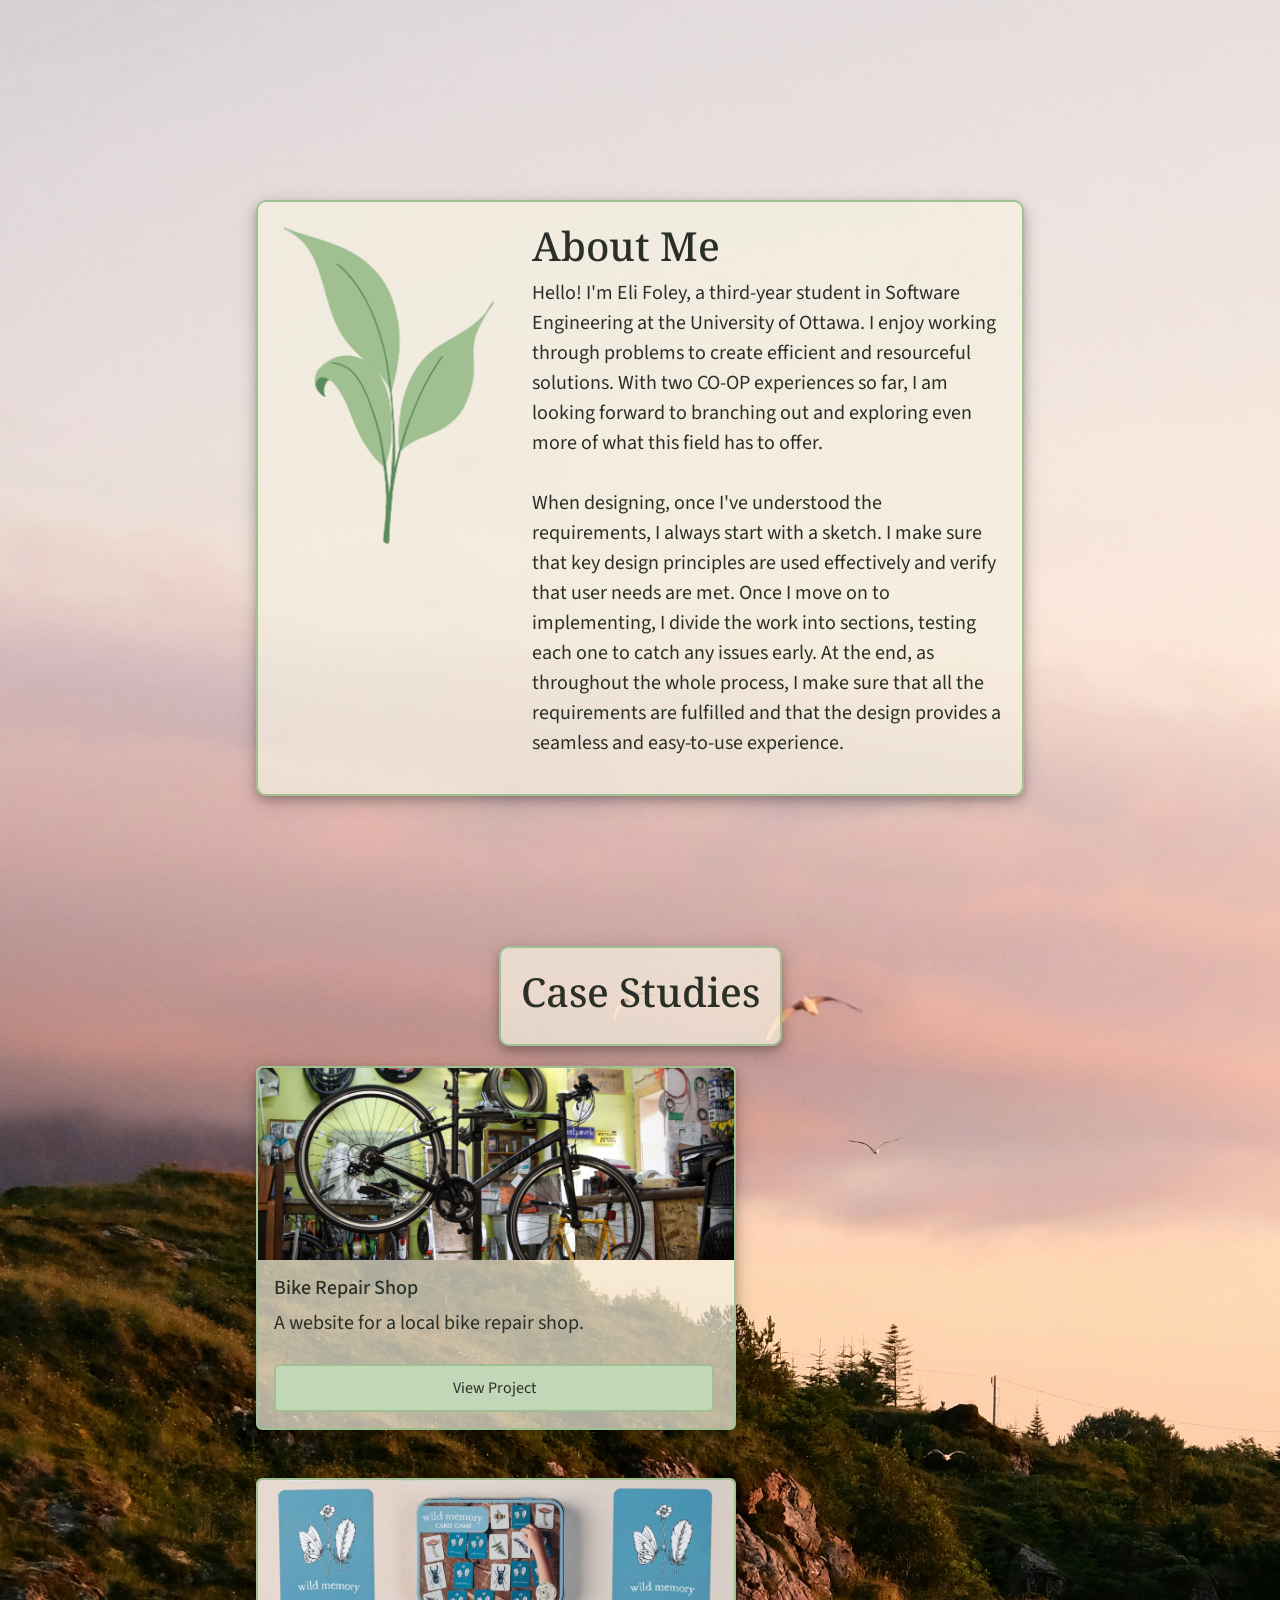
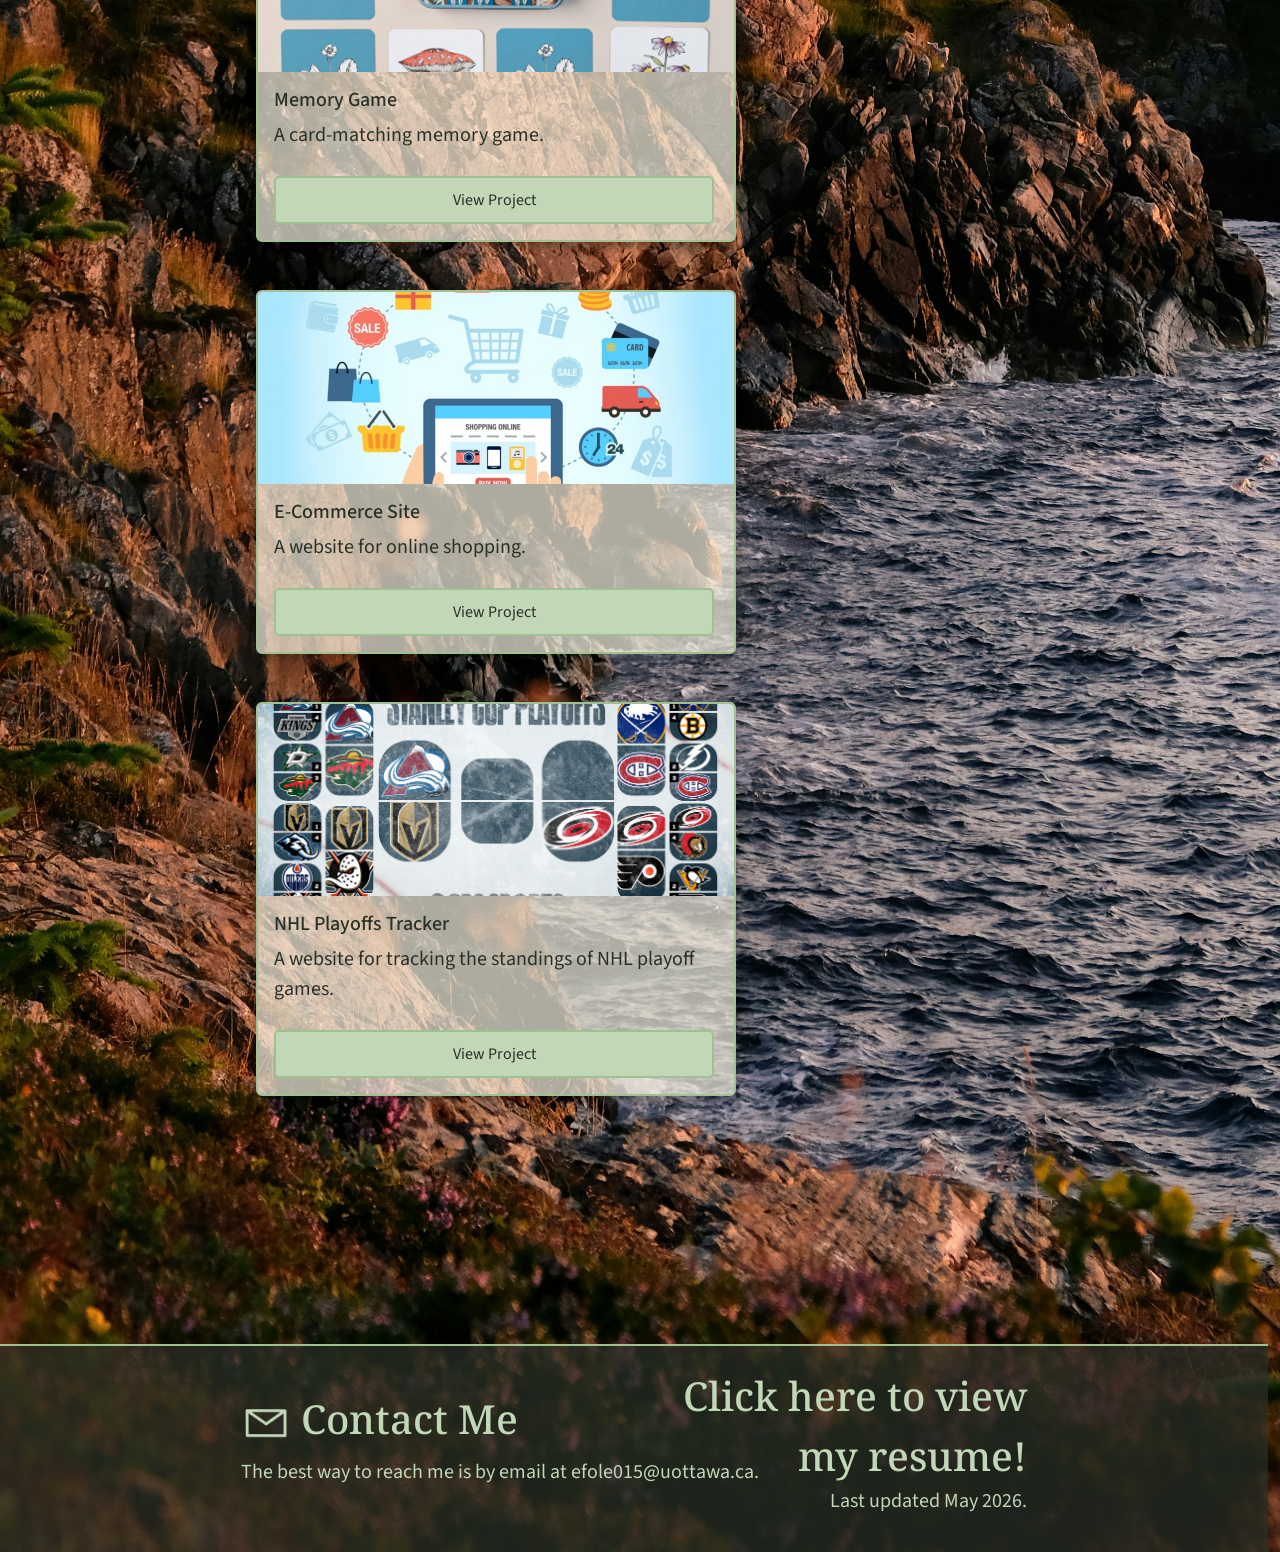
<file: index.html>
<html lang="en">
<head>
    <meta charset="UTF-8">
    <meta http-equiv="X-UA-Compatible" content="IE=edge">
    <meta name="viewport" content="width=device-width, initial-scale=1.0">
    <link rel="icon" type="image/png" href="/assets/favicon.ico" />
    <link href="https://cdn.jsdelivr.net/npm/bootstrap@5.3.8/dist/css/bootstrap.min.css" rel="stylesheet" integrity="sha384-sRIl4kxILFvY47J16cr9ZwB07vP4J8+LH7qKQnuqkuIAvNWLzeN8tE5YBujZqJLB" crossorigin="anonymous">
    <link rel="stylesheet" type="text/css" href="custom.css">
    <link rel="preconnect" href="https://fonts.googleapis.com">
    <link rel="preconnect" href="https://fonts.gstatic.com" crossorigin>
    <link href="https://fonts.googleapis.com/css2?family=Noto+Serif:ital,wght@0,100..900;1,100..900&family=Source+Sans+3:ital,wght@0,200..900;1,200..900&display=swap" rel="stylesheet">
    <title>Eli Foley - Portfolio</title>
</head>
<body>
    
    <!-- About Me -->
    <div class="aboutMe-container">
        <div class="row">
        <div class="col-md-auto">
            <img src="/assets/profileIcon.png" alt="Drawing of three leaves." class="profile-pic">
        </div>
        <div class="col">
            <div class="row">
                <h2 class="noto-serif-header">About Me</h2>
            </div>
            <div class="row">
                <p class="source-sans-3-paragraph">Hello! I'm Eli Foley, a third-year student in Software Engineering at the University of Ottawa. 
                    I enjoy working through problems to create efficient and resourceful solutions. With two CO-OP experiences so far, I am looking 
                    forward to branching out and exploring even more of what this field has to offer. <br> <br> When designing, once I've understood the requirements, I always start
                    with a sketch. I make sure that key design principles are used effectively and verify that user needs are met. Once I move on to implementing, I divide the work into 
                    sections, testing each one to catch any issues early. At the end, as throughout the whole process, I make sure that all the requirements are fulfilled and that the design
                    provides a seamless and easy-to-use experience.</p>
        
            </div>
        </div>
        </div>
        
    </div>

    <!-- Case Studies -->
    <div class="case-studies-header-container" style="place-items: center;">
        <h2 class="noto-serif-header">Case Studies</h2>
    </div>

    <div class="case-studies-container" >        
            <div class="row" >
                <div class="col-md-auto mb-5" style="place-items: center;">
                <div class="card" >
                                <img class="card-img-top" src="/assets/bikeshopcard.jpg" alt="Card image, a bike in the process of being repaired.">
                                <div class="source-sans-3-paragraph card-body">
                                    <h5 class="card-title">Bike Repair Shop</h5>
                                    <p class="card-text">A website for a local bike repair shop.</p>
                                    <a href="https://gocycle-bike-repair.netlify.app/" class="viewproject-button">View Project</a>
                                </div>
                            </div>
                </div>
                <div class="col-md-auto mb-5"></div>
                <div class="col-md-auto mb-5">
                <div class="card" >
                                <img class="card-img-top" src="/assets/MemoryGamePlaceholder.jpg" alt="Card image, a card-matching game.">
                                <div class="source-sans-3-paragraph card-body">
                                    <h5 class="card-title">Memory Game</h5>
                                    <p class="card-text">A card-matching memory game.</p>
                                    <a href="coming-soon.html" class="viewproject-button">View Project</a>
                                </div>
                            </div>
                </div>
            </div>

            <div class="row" >
                <div class="col-md-auto mb-5" style="place-items: center;">
                <div class="card" >
                                <img class="card-img-top" src="/assets/ecommerce-placeholder.jpg" alt="Card image, drawn graphic of an e-commerce website.">
                                <div class="source-sans-3-paragraph card-body">
                                    <h5 class="card-title">E-Commerce Site</h5>
                                    <p class="card-text">A website for online shopping.</p>
                                    <a href="coming-soon.html" class="viewproject-button">View Project</a>
                                </div>
                            </div>
                </div>
                <div class="col-md-auto mb-5"></div>
                <div class="col-md-auto mb-5">
                <div class="card" >
                                <img class="card-img-top" src="/assets/nhlplayoff-bracket-34-placeholder.jpg" alt="Card image, a graphic of the 2026 NHL playoff bracket.">
                                <div class="source-sans-3-paragraph card-body">
                                    <h5 class="card-title">NHL Playoffs Tracker</h5>
                                    <p class="card-text">A website for tracking the standings of NHL playoff games.</p>
                                    <a href="coming-soon.html" class="viewproject-button">View Project</a>
                                </div>
                            </div>
                </div>
            </div>
    </div>

    <!-- Contact Me -->
    <div class="row contactme-container" style="place-items: center;">
        <div class="col-md-6">
            <div class="container" style="justify-content: left; margin-left: 35%;">
                <h2 class="noto-serif-header" style="color: #C2D6B8;">
                    <img src="/assets/email-icon.png" alt="" style="width: 50px; vertical-align: middle;">
                    Contact Me</h2>
                <p class="source-sans-3-paragraph" style="color: #C2D6B8;">The best way to reach me is by email at efole015@uottawa.ca.</p>
            </div>
        </div>
        <div class="col-md-6 text-end">
            <div class="container" style="padding-right:35%;" >
                    <a class="resume-link" href="EliFoley_CV_Fall2026_ENG.pdf" target="_blank">Click here to view my resume!</a>
                    <p class="source-sans-3-paragraph" style="color: #C2D6B8;">Last updated May 2026.</p>
            </div>
        </div>
    </div>

    <script src="https://cdn.jsdelivr.net/npm/bootstrap@5.3.8/dist/js/bootstrap.bundle.min.js" integrity="sha384-FKyoEForCGlyvwx9Hj09JcYn3nv7wiPVlz7YYwJrWVcXK/BmnVDxM+D2scQbITxI" crossorigin="anonymous"></script>
</body>
</html>
</file>
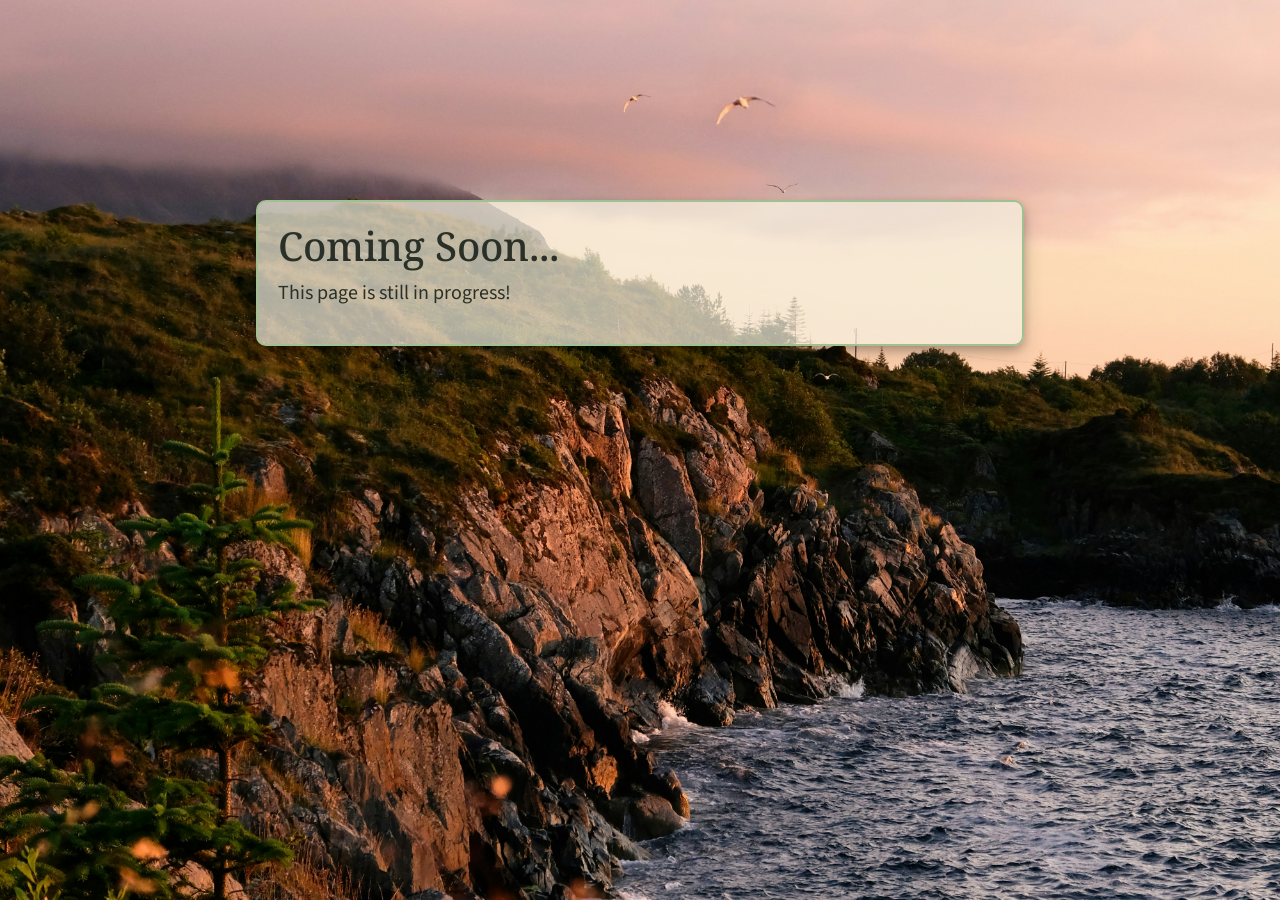
<file: coming-soon.html>
<html lang="en">
<head>
    <meta charset="UTF-8">
    <meta http-equiv="X-UA-Compatible" content="IE=edge">
    <meta name="viewport" content="width=device-width, initial-scale=1.0">
    <link rel="icon" type="image/png" href="/assets/favicon.ico" />
    <link href="https://cdn.jsdelivr.net/npm/bootstrap@5.3.8/dist/css/bootstrap.min.css" rel="stylesheet" integrity="sha384-sRIl4kxILFvY47J16cr9ZwB07vP4J8+LH7qKQnuqkuIAvNWLzeN8tE5YBujZqJLB" crossorigin="anonymous">
    <link rel="stylesheet" type="text/css" href="custom.css">
    <link rel="preconnect" href="https://fonts.googleapis.com">
    <link rel="preconnect" href="https://fonts.gstatic.com" crossorigin>
    <link href="https://fonts.googleapis.com/css2?family=Noto+Serif:ital,wght@0,100..900;1,100..900&family=Source+Sans+3:ital,wght@0,200..900;1,200..900&display=swap" rel="stylesheet">
    <title>Eli Foley - Portfolio</title>
</head>
<body>
    
<!-- Coming Soon -->
    <div class="coming-soon-container">
        <div class="row">
                <h2 class="noto-serif-header">Coming Soon...</h2>
        </div>
            <div class="row">
                <p class="source-sans-3-paragraph">This page is still in progress!</p>
        
            </div>
    </div>
        


    <script src="https://cdn.jsdelivr.net/npm/bootstrap@5.3.8/dist/js/bootstrap.bundle.min.js" integrity="sha384-FKyoEForCGlyvwx9Hj09JcYn3nv7wiPVlz7YYwJrWVcXK/BmnVDxM+D2scQbITxI" crossorigin="anonymous"></script>
</body>
</html>
</file>
<file: custom.css>
body {
     background-image: url('/assets/finn-schurmann-Ab8P2MkwEA0-unsplash.jpg'); 
     /* Photo by Finn Schürmann on Unsplash */
     background-position: center;
     background-size: cover; 
     background-repeat: no-repeat;
}

.aboutMe-container {
    background-color: rgba(245, 241, 225, 0.7);
    border: 2px solid #A0C091;
    margin-top: 200px;
    margin-left: 20%;
    margin-right: 20%;
    padding: 20px;
    border-radius: 10px;
    box-shadow: 0 4px 8px 0 rgba(0, 0, 0, 0.2), 0 6px 20px 0 rgba(0, 0, 0, 0.19);
}

.profile-pic {
    width: 225px;
    height: 325px;
    margin-right: 5px;
}

.noto-serif-header {
  font-family: "Noto Serif", serif;
  font-optical-sizing: auto;
  font-size: 2.5rem;
  font-weight: 500;
  font-style: normal;
  font-variation-settings:
    "wdth" 100;
  color: #2A3027;
}

.source-sans-3-paragraph {
  font-family: "Source Sans 3", sans-serif;
  font-optical-sizing: auto;
  font-size: 1.25rem;
  font-weight: 400;
  font-style: normal;
  color: #2A3027;
}

.case-studies-container {
    align-items: center;
    width: fit-content;
    margin-top: 20px;
    margin-bottom: 60px;
    padding-left: 20%;
    padding-right: 20%;
    margin-left: auto;
    margin-right: auto;
}

.case-studies-header-container {
    background-color: rgba(245, 241, 225, 0.7);
    border: 2px solid #A0C091;
    padding: 20px;
    width: fit-content;
    border-radius: 10px;
    margin-top: 150px;
    margin-left: auto;
    margin-right: auto;
    box-shadow: 0 4px 8px 0 rgba(0, 0, 0, 0.2), 0 6px 20px 0 rgba(0, 0, 0, 0.19);
}

.card {
  width: 30rem;
  /*height: 30rem;*/
  transition: transform .2s; 
  background-color: rgba(245, 241, 225, 0.7);
  border: 2px solid #A0C091;
  box-shadow: 0 4px 8px 0 rgba(0, 0, 0, 0.2), 0 6px 20px 0 rgba(0, 0, 0, 0.19);
}

.card:hover {
  transform: translateY(-5px); 
  box-shadow: 0 4px 8px 0 rgba(0, 0, 0, 0.5), 0 6px 20px 0 rgba(0, 0, 0, 0.3);
}

.card-img-top {
    width: 100%;
    height: 15vw;
    object-fit: cover;
}

.viewproject-button {
    background-color: #C2D6B8;
    color: #2A3027;
    border: 2px solid #A0C091;
    padding: 10px 20px;
    text-align: center;
    text-decoration: none;
    display: inline-block;
    font-size: 1rem;
    margin-top: 10px;
    border-radius: 5px;
    transition: background-color 0.3s ease, color 0.3s ease;
    margin-left: auto;
    margin-right: auto;
    width: 27.5rem;
}

.viewproject-button:hover {
   background-color: #A0C091;
  box-shadow: 0 1px 1px 0 rgba(0, 0, 0, 0.1), 0 6px 20px 0 rgba(0, 0, 0, 0.1);
}

.coming-soon-container {
    background-color: rgba(245, 241, 225, 0.7);
    border: 2px solid #A0C091;
    margin-top: 200px;
    margin-left: 20%;
    margin-right: 20%;
    padding: 20px;
    border-radius: 10px;
    box-shadow: 0 4px 8px 0 rgba(0, 0, 0, 0.2), 0 6px 20px 0 rgba(0, 0, 0, 0.19);
}

.contactme-container {
    background-color: rgba(42, 48, 39, 0.7);
    border-top: 2px solid #A0C091;
    margin-top: 200px;
    width: 100vw;
    padding: 20px;
}

.resume-link {
  font-family: "Noto Serif", serif;
  font-optical-sizing: auto;
  font-size: 2.5rem;
  font-weight: 500;
  font-style: normal;
  font-variation-settings:
    "wdth" 100;
  color: #C2D6B8;
  text-decoration: none;
}

.resume-link:hover {
  color: #A0C091;
}
</file>
